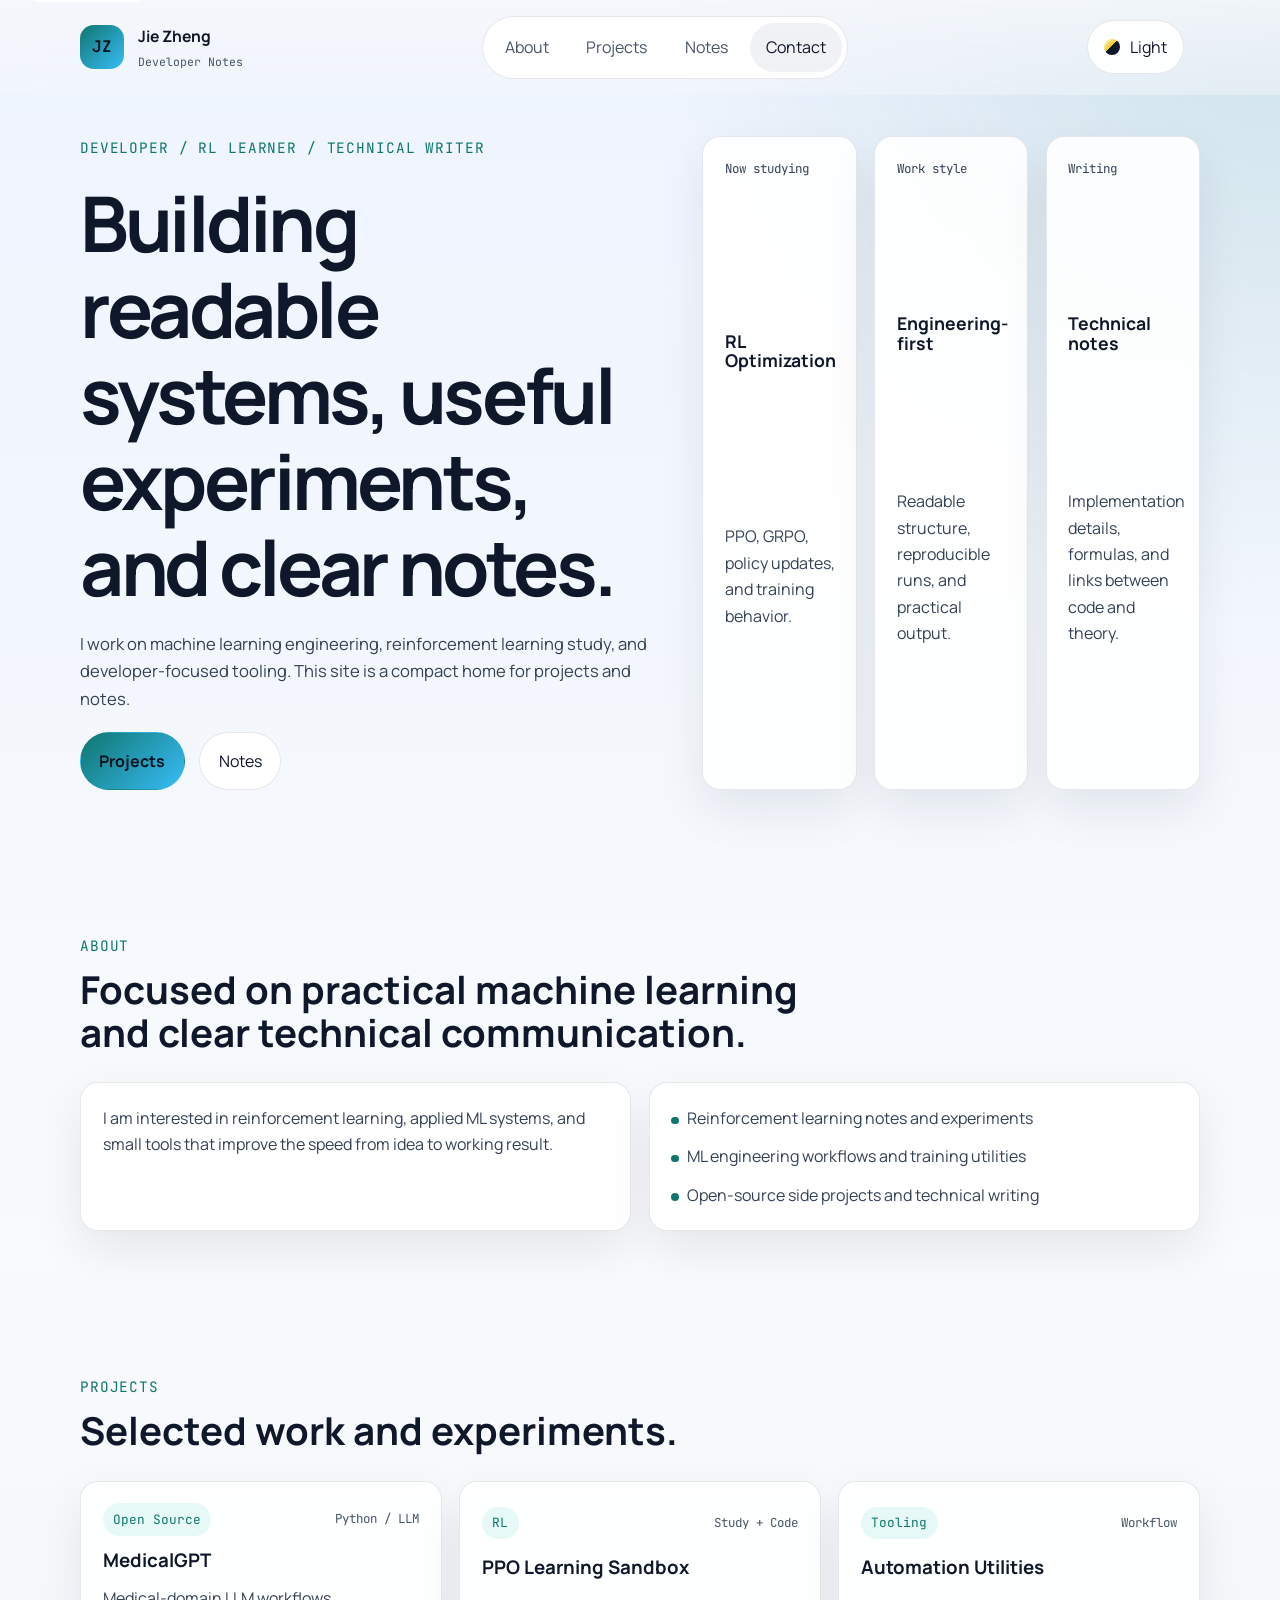
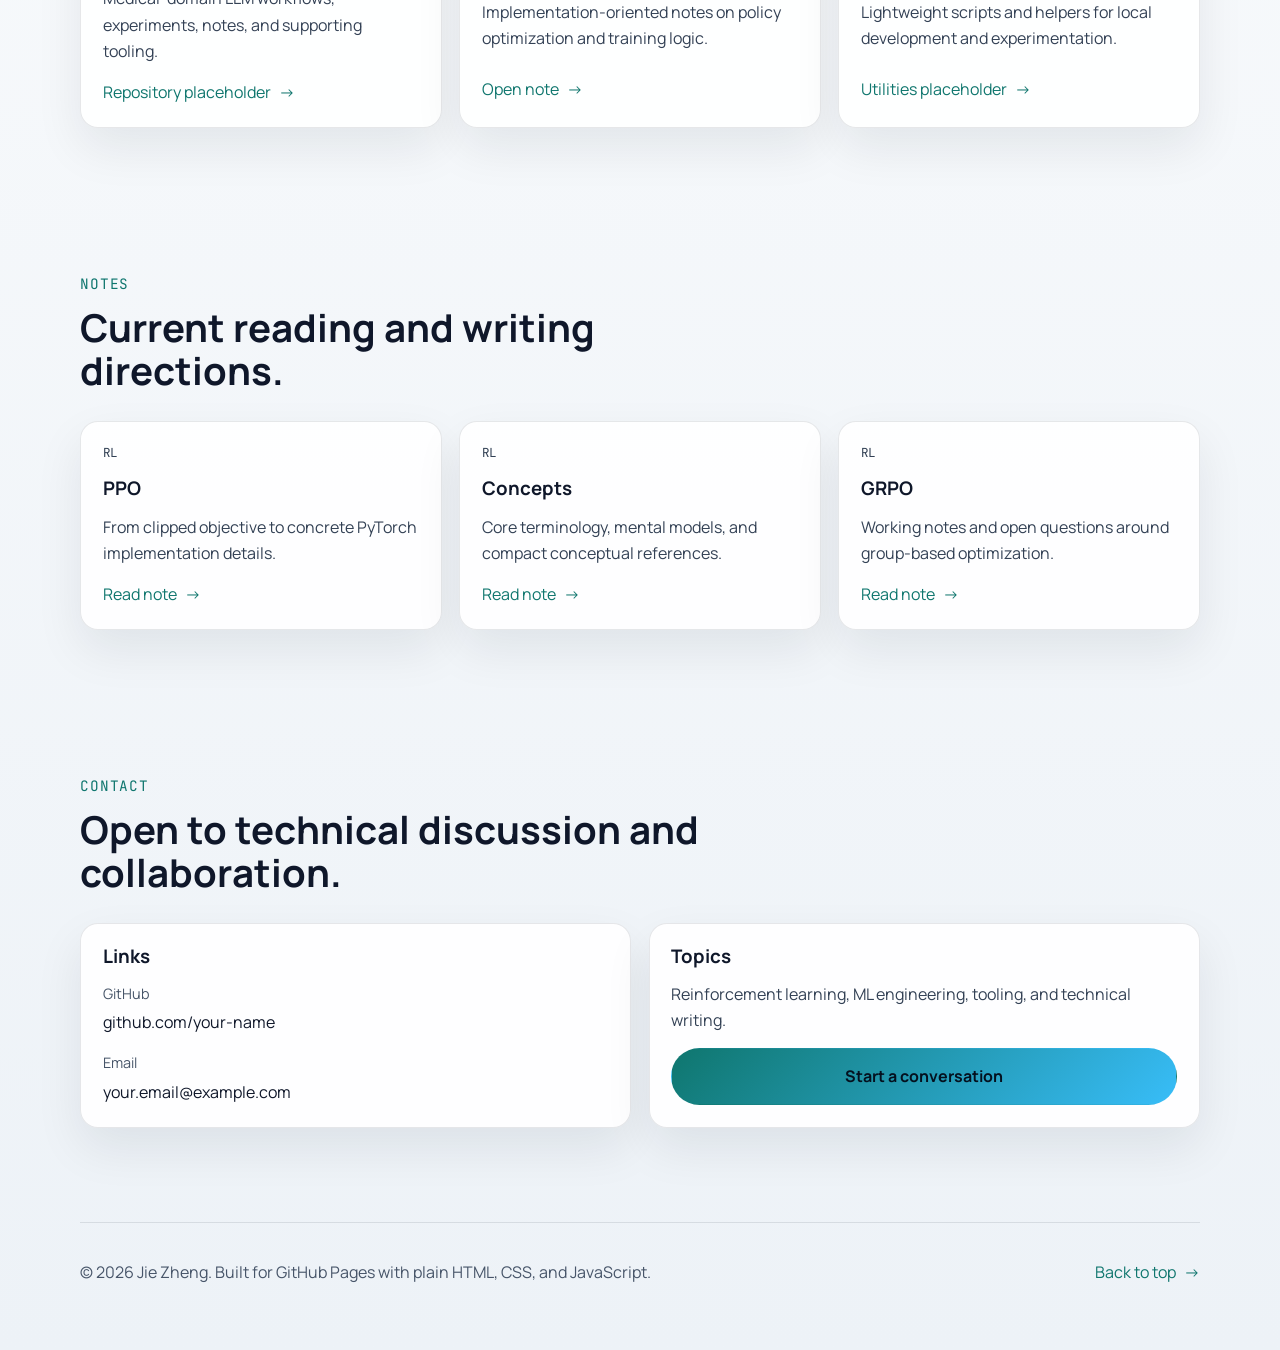
<file: docs/index.html>
<!DOCTYPE html>
<html lang="en">
<head>
  <meta charset="UTF-8">
  <meta name="viewport" content="width=device-width, initial-scale=1.0">
  <meta
    name="description"
    content="Personal website for a developer and machine learning learner focused on reinforcement learning, engineering, and technical writing."
  >
  <title>Jie Zheng | Developer, RL Learner, Technical Notes</title>
  <link rel="preconnect" href="https://fonts.googleapis.com">
  <link rel="preconnect" href="https://fonts.gstatic.com" crossorigin>
  <link
    href="https://fonts.googleapis.com/css2?family=Manrope:wght@400;500;600;700;800&family=JetBrains+Mono:wght@400;500;700&display=swap"
    rel="stylesheet"
  >
  <link rel="stylesheet" href="style.css">
</head>
<body>
  <a class="skip-link" href="#main">Skip to content</a>

  <header class="site-header" id="top">
    <div class="container nav-shell">
      <a class="brand" href="#hero" aria-label="Home">
        <span class="brand-mark">JZ</span>
        <span class="brand-text">
          <strong>Jie Zheng</strong>
          <span>Developer Notes</span>
        </span>
      </a>

      <button
        class="menu-toggle"
        type="button"
        aria-expanded="false"
        aria-controls="site-nav"
        aria-label="Open navigation"
      >
        <span></span>
        <span></span>
      </button>

      <nav class="site-nav" id="site-nav" aria-label="Primary">
        <a href="#about" class="nav-link">About</a>
        <a href="#projects" class="nav-link">Projects</a>
        <a href="#notes" class="nav-link">Notes</a>
        <a href="#contact" class="nav-link">Contact</a>
      </nav>

      <button class="theme-toggle" type="button" aria-label="Toggle color theme">
        <span class="theme-toggle-icon" aria-hidden="true"></span>
        <span class="theme-toggle-text">Theme</span>
      </button>
    </div>
  </header>

  <main id="main">
    <section class="hero-section section" id="hero">
      <div class="container hero-grid hero-grid-compact">
        <div class="hero-copy">
          <p class="eyebrow">Developer / RL Learner / Technical Writer</p>
          <h1>Building readable systems, useful experiments, and clear notes.</h1>
          <p class="hero-summary">
            I work on machine learning engineering, reinforcement learning study, and
            developer-focused tooling. This site is a compact home for projects and notes.
          </p>
          <div class="hero-actions">
            <a class="button button-primary" href="#projects">Projects</a>
            <a class="button button-secondary" href="#notes">Notes</a>
          </div>
        </div>

        <div class="hero-mini-grid" aria-label="Current focus">
          <article class="surface-card compact-card">
            <p class="mini-label">Now studying</p>
            <h2>RL Optimization</h2>
            <p>PPO, GRPO, policy updates, and training behavior.</p>
          </article>
          <article class="surface-card compact-card">
            <p class="mini-label">Work style</p>
            <h2>Engineering-first</h2>
            <p>Readable structure, reproducible runs, and practical output.</p>
          </article>
          <article class="surface-card compact-card">
            <p class="mini-label">Writing</p>
            <h2>Technical notes</h2>
            <p>Implementation details, formulas, and links between code and theory.</p>
          </article>
        </div>
      </div>
    </section>

    <section class="section" id="about">
      <div class="container section-shell">
        <div class="section-heading">
          <p class="eyebrow">About</p>
          <h2>Focused on practical machine learning and clear technical communication.</h2>
        </div>
        <div class="about-grid about-grid-compact">
          <article class="surface-card">
            <p>
              I am interested in reinforcement learning, applied ML systems, and small
              tools that improve the speed from idea to working result.
            </p>
          </article>
          <article class="surface-card">
            <ul class="compact-list">
              <li>Reinforcement learning notes and experiments</li>
              <li>ML engineering workflows and training utilities</li>
              <li>Open-source side projects and technical writing</li>
            </ul>
          </article>
        </div>
      </div>
    </section>

    <section class="section" id="projects">
      <div class="container section-shell">
        <div class="section-heading">
          <p class="eyebrow">Projects</p>
          <h2>Selected work and experiments.</h2>
        </div>
        <div class="project-grid project-grid-compact">
          <article class="surface-card project-card">
            <div class="card-topline">
              <span class="tag">Open Source</span>
              <span class="meta-text">Python / LLM</span>
            </div>
            <h3>MedicalGPT</h3>
            <p>Medical-domain LLM workflows, experiments, notes, and supporting tooling.</p>
            <a href="#" class="text-link">Repository placeholder</a>
          </article>
          <article class="surface-card project-card">
            <div class="card-topline">
              <span class="tag">RL</span>
              <span class="meta-text">Study + Code</span>
            </div>
            <h3>PPO Learning Sandbox</h3>
            <p>Implementation-oriented notes on policy optimization and training logic.</p>
            <a href="rl/ppo.html" class="text-link">Open note</a>
          </article>
          <article class="surface-card project-card">
            <div class="card-topline">
              <span class="tag">Tooling</span>
              <span class="meta-text">Workflow</span>
            </div>
            <h3>Automation Utilities</h3>
            <p>Lightweight scripts and helpers for local development and experimentation.</p>
            <a href="#" class="text-link">Utilities placeholder</a>
          </article>
        </div>
      </div>
    </section>

    <section class="section" id="notes">
      <div class="container section-shell">
        <div class="section-heading">
          <p class="eyebrow">Notes</p>
          <h2>Current reading and writing directions.</h2>
        </div>
        <div class="notes-grid">
          <article class="surface-card note-card">
            <p class="note-kicker">RL</p>
            <h3>PPO</h3>
            <p>From clipped objective to concrete PyTorch implementation details.</p>
            <a href="rl/ppo.html" class="text-link">Read note</a>
          </article>
          <article class="surface-card note-card">
            <p class="note-kicker">RL</p>
            <h3>Concepts</h3>
            <p>Core terminology, mental models, and compact conceptual references.</p>
            <a href="rl/concepts.html" class="text-link">Read note</a>
          </article>
          <article class="surface-card note-card">
            <p class="note-kicker">RL</p>
            <h3>GRPO</h3>
            <p>Working notes and open questions around group-based optimization.</p>
            <a href="rl/grpo.html" class="text-link">Read note</a>
          </article>
        </div>
      </div>
    </section>

    <section class="section" id="contact">
      <div class="container section-shell">
        <div class="section-heading">
          <p class="eyebrow">Contact</p>
          <h2>Open to technical discussion and collaboration.</h2>
        </div>
        <div class="contact-grid contact-grid-compact">
          <article class="surface-card contact-card">
            <h3>Links</h3>
            <ul class="contact-list">
              <li><span>GitHub</span><a href="https://github.com/your-name">github.com/your-name</a></li>
              <li><span>Email</span><a href="mailto:your.email@example.com">your.email@example.com</a></li>
            </ul>
          </article>
          <article class="surface-card contact-card">
            <h3>Topics</h3>
            <p>Reinforcement learning, ML engineering, tooling, and technical writing.</p>
            <a class="button button-primary" href="mailto:your.email@example.com">Start a conversation</a>
          </article>
        </div>
      </div>
    </section>
  </main>

  <footer class="site-footer">
    <div class="container footer-shell">
      <p>&copy; <span id="year"></span> Jie Zheng. Built for GitHub Pages with plain HTML, CSS, and JavaScript.</p>
      <a href="#top" class="text-link">Back to top</a>
    </div>
  </footer>

  <script src="script.js"></script>
</body>
</html>
</file>
<file: docs/style.css>
:root {
  color-scheme: dark;
  --bg: #0c111c;
  --bg-elevated: rgba(15, 23, 42, 0.72);
  --bg-soft: rgba(148, 163, 184, 0.08);
  --surface: rgba(15, 23, 42, 0.78);
  --surface-strong: rgba(30, 41, 59, 0.92);
  --border: rgba(148, 163, 184, 0.18);
  --text: #e5eefb;
  --text-muted: #94a3b8;
  --text-soft: #cbd5e1;
  --accent: #4fd1c5;
  --accent-ink: #082f49;
  --shadow: 0 24px 64px rgba(2, 6, 23, 0.32);
  --hero-glow: radial-gradient(circle at top right, rgba(79, 209, 197, 0.2), transparent 38%);
  --page-gradient: linear-gradient(180deg, #0b1120 0%, #101827 48%, #0c111c 100%);
  --container: 1120px;
  --radius-lg: 24px;
  --radius-md: 18px;
  --transition: 180ms ease;
}

body[data-theme="light"] {
  color-scheme: light;
  --bg: #f5f7fb;
  --bg-elevated: rgba(255, 255, 255, 0.92);
  --bg-soft: rgba(148, 163, 184, 0.14);
  --surface: rgba(255, 255, 255, 0.9);
  --surface-strong: rgba(255, 255, 255, 0.98);
  --border: rgba(15, 23, 42, 0.1);
  --text: #0f172a;
  --text-muted: #475569;
  --text-soft: #334155;
  --accent: #0f766e;
  --accent-ink: #ecfeff;
  --shadow: 0 20px 48px rgba(15, 23, 42, 0.08);
  --hero-glow: radial-gradient(circle at top right, rgba(15, 118, 110, 0.14), transparent 40%);
  --page-gradient: linear-gradient(180deg, #eef4ff 0%, #f8fafc 42%, #edf2f7 100%);
}

*,
*::before,
*::after {
  box-sizing: border-box;
}

html {
  scroll-behavior: smooth;
}

body {
  margin: 0;
  min-width: 320px;
  font-family: "Manrope", sans-serif;
  background: var(--page-gradient);
  color: var(--text);
  line-height: 1.65;
  transition: background-color var(--transition), color var(--transition);
}

body::before {
  content: "";
  position: fixed;
  inset: 0;
  background: var(--hero-glow);
  pointer-events: none;
  z-index: -1;
}

a {
  color: inherit;
  text-decoration: none;
}

button,
a {
  -webkit-tap-highlight-color: transparent;
}

button {
  font: inherit;
}

.skip-link {
  position: absolute;
  left: 1rem;
  top: -3rem;
  padding: 0.75rem 1rem;
  border-radius: 999px;
  background: var(--surface-strong);
  color: var(--text);
  z-index: 100;
}

.skip-link:focus {
  top: 1rem;
}

.container {
  width: min(calc(100% - 2rem), var(--container));
  margin: 0 auto;
}

.section {
  padding: 4.5rem 0;
}

.section-shell {
  display: grid;
  gap: 1.8rem;
}

.section-heading {
  display: grid;
  gap: 0.65rem;
  max-width: 720px;
}

.section-heading h2,
.hero-copy h1,
.surface-card h3,
.compact-card h2 {
  margin: 0;
  line-height: 1.12;
}

.section-heading h2 {
  font-size: clamp(1.9rem, 3vw, 2.8rem);
}

.eyebrow,
.tag,
.meta-text,
.note-kicker,
.mini-label,
.brand-text span {
  font-family: "JetBrains Mono", monospace;
}

.eyebrow {
  margin: 0;
  color: var(--accent);
  font-size: 0.9rem;
  letter-spacing: 0.06em;
  text-transform: uppercase;
}

.site-header {
  position: sticky;
  top: 0;
  z-index: 50;
  padding: 1rem 0;
  backdrop-filter: blur(18px);
  background: linear-gradient(to bottom, rgba(12, 17, 28, 0.74), rgba(12, 17, 28, 0.24));
}

body[data-theme="light"] .site-header {
  background: linear-gradient(to bottom, rgba(245, 247, 251, 0.88), rgba(245, 247, 251, 0.45));
}

.site-header.is-scrolled {
  border-bottom: 1px solid var(--border);
}

.nav-shell {
  position: relative;
  display: grid;
  grid-template-columns: auto 1fr auto auto;
  align-items: center;
  gap: 1rem;
}

.brand {
  display: inline-flex;
  align-items: center;
  gap: 0.875rem;
}

.brand-mark {
  display: inline-grid;
  place-items: center;
  width: 2.75rem;
  height: 2.75rem;
  border-radius: 14px;
  background: linear-gradient(135deg, var(--accent), #38bdf8);
  color: #04111f;
  font-family: "JetBrains Mono", monospace;
  font-weight: 700;
}

.brand-text {
  display: grid;
  gap: 0.1rem;
}

.brand-text strong {
  font-size: 0.98rem;
}

.brand-text span {
  font-size: 0.72rem;
  color: var(--text-muted);
}

.site-nav {
  justify-self: center;
  display: inline-flex;
  align-items: center;
  gap: 0.35rem;
  padding: 0.35rem;
  border: 1px solid var(--border);
  border-radius: 999px;
  background: var(--bg-elevated);
}

.nav-link {
  padding: 0.72rem 1rem;
  border-radius: 999px;
  color: var(--text-muted);
  transition: background-color var(--transition), color var(--transition), transform var(--transition);
}

.nav-link:hover,
.nav-link:focus-visible,
.nav-link.is-active {
  background: var(--bg-soft);
  color: var(--text);
}

.menu-toggle,
.theme-toggle,
.nav-home {
  display: inline-flex;
  align-items: center;
  justify-content: center;
  gap: 0.6rem;
  min-height: 44px;
  padding: 0.8rem 1rem;
  border: 1px solid var(--border);
  border-radius: 999px;
  background: var(--bg-elevated);
  color: var(--text);
  cursor: pointer;
  transition: transform var(--transition), border-color var(--transition), background-color var(--transition);
}

.menu-toggle:hover,
.theme-toggle:hover,
.nav-home:hover,
.button:hover,
.surface-card:hover,
.text-link:hover {
  transform: translateY(-2px);
}

.menu-toggle {
  display: none;
  flex-direction: column;
  gap: 0.25rem;
  padding: 0.78rem;
}

.menu-toggle span {
  width: 1.2rem;
  height: 2px;
  background: currentColor;
  border-radius: 999px;
}

.theme-toggle-icon {
  width: 1rem;
  height: 1rem;
  border-radius: 999px;
  background: linear-gradient(135deg, #f8fafc 0%, #facc15 45%, #0f172a 46%, #0f172a 100%);
}

.hero-section {
  padding-top: 2.6rem;
}

.hero-grid {
  display: grid;
  gap: 1.25rem;
  align-items: stretch;
}

.hero-grid-compact {
  grid-template-columns: minmax(0, 1.15fr) minmax(320px, 0.95fr);
}

.hero-copy {
  display: grid;
  gap: 1.25rem;
}

.hero-copy h1 {
  max-width: 11ch;
  font-size: clamp(2.8rem, 6vw, 5.15rem);
  letter-spacing: -0.045em;
}

.hero-summary {
  max-width: 58ch;
  margin: 0;
  color: var(--text-soft);
  font-size: 1.04rem;
}

.hero-actions {
  display: flex;
  flex-wrap: wrap;
  gap: 0.9rem;
}

.button {
  display: inline-flex;
  align-items: center;
  justify-content: center;
  min-height: 46px;
  padding: 0.9rem 1.15rem;
  border-radius: 999px;
  border: 1px solid transparent;
  transition: transform var(--transition), border-color var(--transition), background-color var(--transition), color var(--transition);
}

.button-primary {
  background: linear-gradient(135deg, var(--accent), #38bdf8);
  color: #04111f;
  font-weight: 700;
}

.button-secondary {
  background: var(--bg-elevated);
  border-color: var(--border);
  color: var(--text);
}

.surface-card {
  display: grid;
  gap: 0.9rem;
  padding: 1.35rem;
  border: 1px solid var(--border);
  border-radius: var(--radius-md);
  background: var(--surface);
  box-shadow: var(--shadow);
  transition: transform var(--transition), border-color var(--transition), background-color var(--transition);
}

.surface-card:hover,
.surface-card:focus-within {
  border-color: rgba(79, 209, 197, 0.42);
}

.hero-mini-grid,
.notes-grid,
.project-grid,
.about-grid,
.contact-grid {
  display: grid;
  gap: 1.1rem;
}

.hero-mini-grid,
.notes-grid,
.project-grid-compact {
  grid-template-columns: repeat(3, minmax(0, 1fr));
}

.about-grid-compact,
.contact-grid-compact {
  grid-template-columns: repeat(2, minmax(0, 1fr));
}

.compact-card h2 {
  font-size: 1.1rem;
}

.compact-card p,
.project-card p,
.note-card p,
.contact-card p,
.about-grid p,
.compact-list {
  margin: 0;
  color: var(--text-soft);
}

.mini-label,
.note-kicker,
.meta-text {
  color: var(--text-muted);
  font-size: 0.78rem;
}

.compact-list,
.contact-list {
  list-style: none;
  padding: 0;
  margin: 0;
}

.compact-list {
  display: grid;
  gap: 0.75rem;
}

.compact-list li {
  position: relative;
  padding-left: 1rem;
}

.compact-list li::before {
  content: "";
  position: absolute;
  left: 0;
  top: 0.72rem;
  width: 0.45rem;
  height: 0.45rem;
  border-radius: 999px;
  background: var(--accent);
}

.card-topline {
  display: flex;
  justify-content: space-between;
  gap: 1rem;
  align-items: center;
}

.tag {
  display: inline-flex;
  align-items: center;
  padding: 0.35rem 0.65rem;
  border-radius: 999px;
  background: rgba(79, 209, 197, 0.14);
  color: var(--accent);
  font-size: 0.8rem;
}

.text-link {
  display: inline-flex;
  align-items: center;
  gap: 0.5rem;
  width: fit-content;
  color: var(--accent);
  transition: color var(--transition), transform var(--transition);
}

.text-link::after {
  content: "\2192";
}

.contact-list {
  display: grid;
  gap: 1rem;
}

.contact-list li {
  display: grid;
  gap: 0.2rem;
}

.contact-list span {
  color: var(--text-muted);
  font-size: 0.9rem;
}

.site-footer {
  padding: 1.4rem 0 3rem;
}

.footer-shell {
  display: flex;
  justify-content: space-between;
  gap: 1rem;
  align-items: center;
  padding-top: 1.25rem;
  border-top: 1px solid var(--border);
  color: var(--text-muted);
}

:focus-visible {
  outline: 2px solid var(--accent);
  outline-offset: 3px;
}

@media (max-width: 960px) {
  .nav-shell {
    grid-template-columns: auto auto auto;
  }

  .menu-toggle {
    display: inline-flex;
    justify-self: end;
  }

  .site-nav {
    position: absolute;
    top: calc(100% + 0.4rem);
    left: 1rem;
    right: 1rem;
    display: grid;
    gap: 0.35rem;
    padding: 0.5rem;
    border-radius: 24px;
    justify-self: stretch;
    opacity: 0;
    pointer-events: none;
    transform: translateY(-8px);
    transition: opacity var(--transition), transform var(--transition);
  }

  .site-nav.is-open {
    opacity: 1;
    pointer-events: auto;
    transform: translateY(0);
  }

  .hero-grid-compact,
  .hero-mini-grid,
  .notes-grid,
  .project-grid-compact,
  .about-grid-compact,
  .contact-grid-compact {
    grid-template-columns: 1fr;
  }
}

@media (max-width: 720px) {
  .section {
    padding: 3.8rem 0;
  }

  .hero-section {
    padding-top: 2rem;
  }

  .container {
    width: min(calc(100% - 1.25rem), var(--container));
  }

  .nav-shell {
    grid-template-columns: auto auto;
  }

  .theme-toggle {
    order: 3;
    justify-self: stretch;
  }

  .site-nav {
    top: calc(100% + 3.6rem);
  }

  .hero-copy h1 {
    max-width: 100%;
  }

  .footer-shell {
    flex-direction: column;
    align-items: flex-start;
  }
}

@media (prefers-reduced-motion: reduce) {
  html {
    scroll-behavior: auto;
  }

  *,
  *::before,
  *::after {
    animation-duration: 0.01ms !important;
    animation-iteration-count: 1 !important;
    transition-duration: 0.01ms !important;
    scroll-behavior: auto !important;
  }
}
</file>
